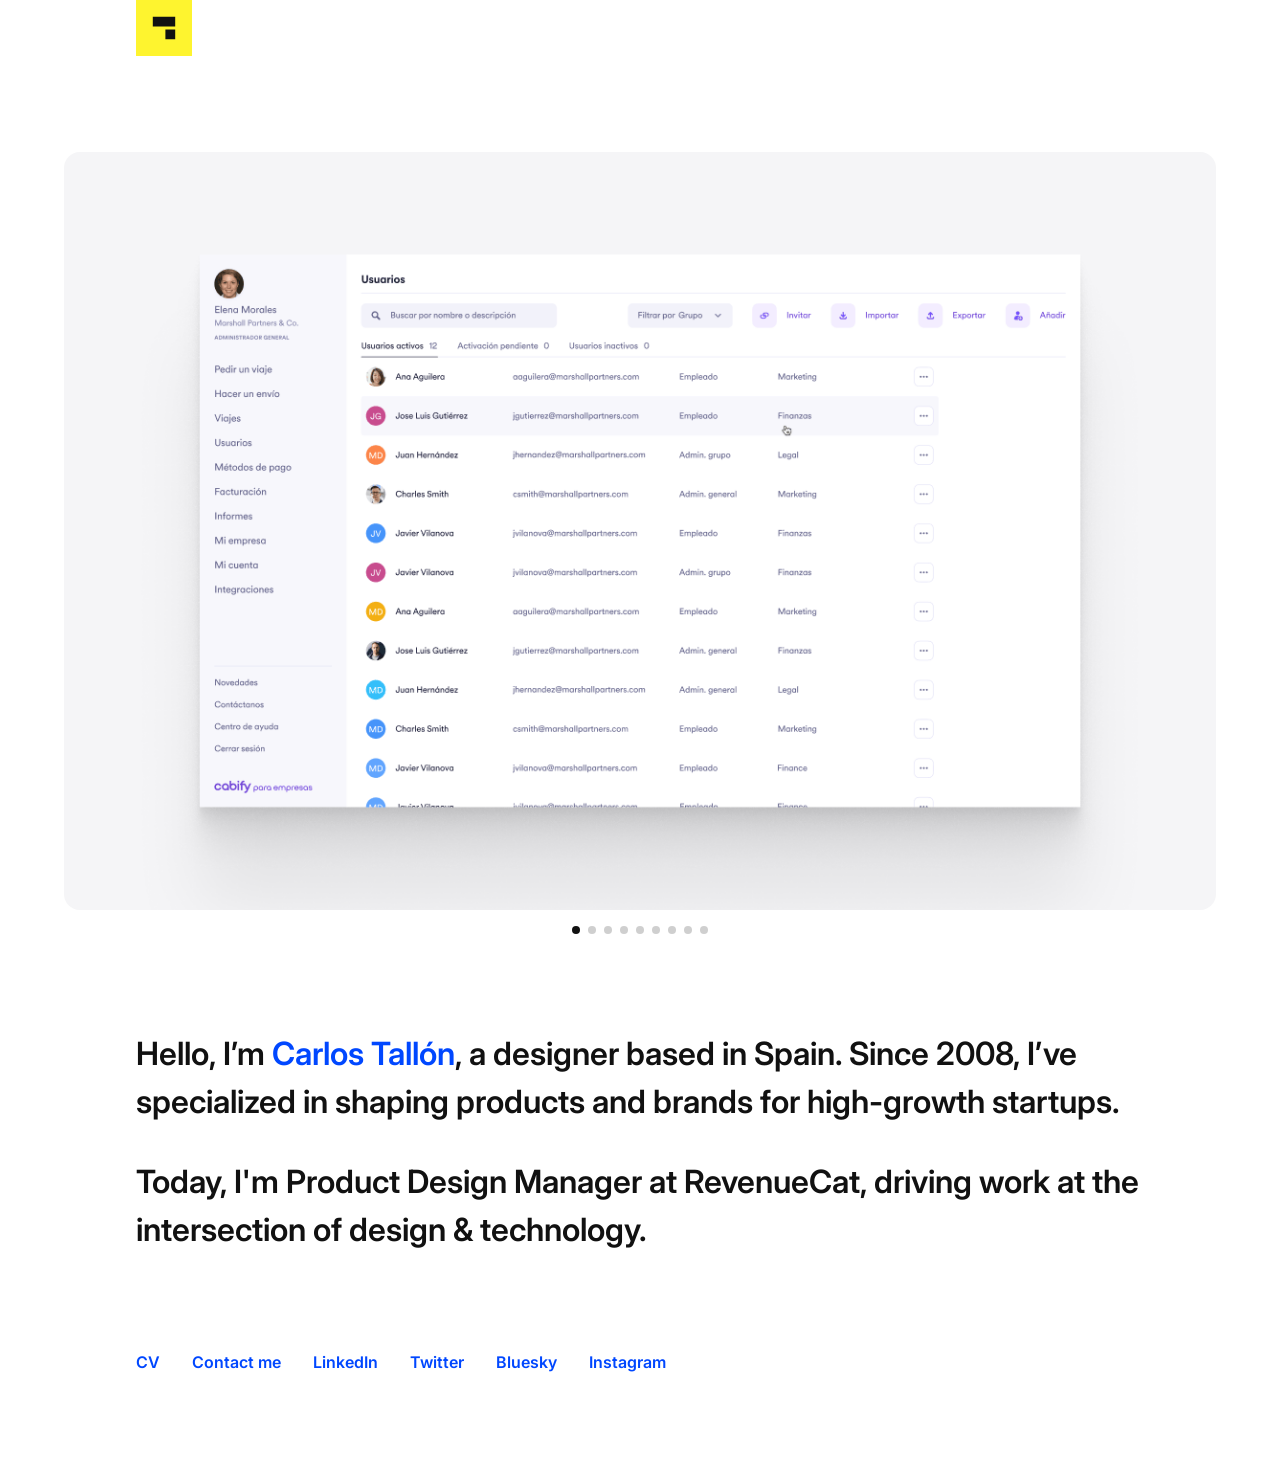
<file: index.html>
<!DOCTYPE html>
<html lang="en">
<head>
	<!-- Meta tags esenciales -->
	<meta charset="utf-8">
	<meta name="viewport" content="width=device-width, initial-scale=1.0">
	<meta name="robots" content="index, follow">
	<meta name="theme-color" content="#FEF42F">
	
	<!-- SEO Meta tags -->
	<title>Carlos Tallón - Product & Brand Designer</title>
	<meta name="description" content="Carlos Tallón is a designer based in Spain, specialized in the intersection of design, technology, and business.">
	<meta name="author" content="Carlos Tallón">
	<meta name="keywords" content="Product Designer, Brand Designer, UX Design, UI Design, Design Leadership, Cabify, Spain">
	
	<!-- Canonical URL -->
	<link rel="canonical" href="https://carlostallon.com/">
	
	<!-- Favicon -->
	<link rel="icon" type="image/svg+xml" href="data:image/svg+xml,<svg xmlns='http://www.w3.org/2000/svg' viewBox='0 0 72 72'><rect width='72' height='72' fill='%23FEF42F'/><path d='M50.3994 50.3999H37.7998V37.7993H50.3994V50.3999ZM50.3994 34.1997H21.5996V21.6001H50.3994V34.1997Z' fill='%23111'/></svg>">
	
	<!-- Open Graph / Facebook -->
	<meta property="og:type" content="website">
	<meta property="og:url" content="https://carlostallon.com/">
	<meta property="og:title" content="Carlos Tallón - Product & Brand Designer">
	<meta property="og:description" content="Designer working at the intersection of design, technology, and business.">
	<meta property="og:site_name" content="Carlos Tallón">
	<meta property="og:locale" content="en_US">
	<meta property="og:image" content="https://carlostallon.com/img/project1@2x.png">
	<meta property="og:image:width" content="2432">
	<meta property="og:image:height" content="1584">
	
	<!-- Twitter -->
	<meta name="twitter:card" content="summary_large_image">
	<meta name="twitter:image" content="https://carlostallon.com/img/project1@2x.png">
	<meta name="twitter:url" content="https://carlostallon.com/">
	<meta name="twitter:title" content="Carlos Tallón - Product & Brand Designer">
	<meta name="twitter:description" content="Designer working at the intersection of design, technology, and business.">
	<meta name="twitter:creator" content="@carlostallon">
	<meta name="twitter:site" content="@carlostallon">
	
	<!-- JSON-LD Structured Data -->
	<script type="application/ld+json">
	{
		"@context": "https://schema.org",
		"@type": "Person",
		"name": "Carlos Tallón",
		"jobTitle": "Product Design Manager",
		"worksFor": {
			"@type": "Organization",
			"name": "RevenueCat"
		},
		"url": "https://carlostallon.com",
		"email": "mail@carlostallon.com",
		"address": {
			"@type": "PostalAddress",
			"addressCountry": "Spain"
		},
		"sameAs": [
			"https://www.linkedin.com/in/carlostallon/",
			"https://twitter.com/carlostallon",
			"https://instagram.com/carlostallon",
			"https://bsky.app/profile/carlostallon.com"
		]
	}
	</script>
	
	<!-- Preconnect para optimización de carga -->
	<link rel="preconnect" href="https://fonts.googleapis.com">
	<link rel="preconnect" href="https://fonts.gstatic.com" crossorigin>
	<link rel="dns-prefetch" href="https://www.googletagmanager.com">
	
	<!-- Preload critical resources -->
	<link rel="preload" href="css/styles.css" as="style">
	<link rel="preload" href="https://fonts.googleapis.com/css2?family=Inter:wght@400;600&display=swap" as="style">
	
	<!-- Estilos -->
	<link href="css/styles.css" rel="stylesheet">
	<link href="https://fonts.googleapis.com/css2?family=Inter:wght@400;600&display=swap" rel="stylesheet">
	
	<!-- Google Analytics -->
	<script async src="https://www.googletagmanager.com/gtag/js?id=G-00ZDKVFSD1"></script>
	<script>
		window.dataLayer = window.dataLayer || [];
		function gtag(){dataLayer.push(arguments);}
		gtag('js', new Date());
		gtag('config', 'G-00ZDKVFSD1');
	</script>

	<!-- Carousel Script -->
	<script src="js/carousel.js" defer></script>
</head>

<body>
	<header class="header" role="banner">
		<div class="header-content">
			<svg class="logo" viewBox="0 0 72 72" fill="none" xmlns="http://www.w3.org/2000/svg" aria-label="Carlos Tallón Logo" role="img">
				<title>Carlos Tallón Logo</title>
				<rect width="72" height="72" fill="#FEF42F"/>
				<path d="M50.3994 50.3999H37.7998V37.7993H50.3994V50.3999ZM50.3994 34.1997H21.5996V21.6001H50.3994V34.1997Z" fill="#111"/>
			</svg>
			<!-- <nav class="header-nav" role="navigation" aria-label="Main navigation">
				<a href="/bio.html">CV</a>
			</nav> -->
		</div>
	</header>

	<main id="main" role="main">
		<section class="carousel" aria-label="Portfolio Projects" role="region">
			<h2 class="visually-hidden">Featured Projects</h2>
			<div class="carousel-container">
				<img src="img/project1.png"
					 class="slide active"
					 srcset="img/project1.png 1x, img/project1@2x.png 2x"
					 alt="Cabify Product Design - User interface design for ride-hailing app"
					 loading="eager">
				<img src="img/project2.png"
					 class="slide"
					 srcset="img/project2.png 1x, img/project2@2x.png 2x"
					 alt="Cabify Brand Design - Brand identity and visual system"
					 loading="lazy">
				<img src="img/project3.png"
					 class="slide"
					 srcset="img/project3.png 1x, img/project3@2x.png 2x"
					 alt="Cabify Design Summit Poster - Event promotional design"
					 loading="lazy">
				<img src="img/project4.png"
					 class="slide"
					 srcset="img/project4.png 1x, img/project4@2x.png 2x"
					 alt="Tuenti Product Design - Mobile app interface design"
					 loading="lazy">
				<img src="img/project5.png"
					 class="slide"
					 srcset="img/project5.png 1x, img/project5@2x.png 2x"
					 alt="CARTO Product Design - Data visualization platform interface"
					 loading="lazy">
				<img src="img/project6.png"
					 class="slide"
					 srcset="img/project6.png 1x, img/project6@2x.png 2x"
					 alt="Project 6"
					 loading="lazy">
				<img src="img/project7.png"
					 class="slide"
					 srcset="img/project7.png 1x, img/project7@2x.png 2x"
					 alt="Project 7"
					 loading="lazy">
				<img src="img/project8.png"
					 class="slide"
					 srcset="img/project8.png 1x, img/project8@2x.png 2x"
					 alt="Project 8"
					 loading="lazy">
				<img src="img/project9.png"
					 class="slide"
					 srcset="img/project9.png 1x, img/project9@2x.png 2x"
					 alt="Project 9"
					 loading="lazy">
			</div>
			<div class="carousel-indicators" role="tablist" aria-label="Project navigation">
				<button class="indicator active" role="tab" aria-label="View project 1" aria-selected="true"></button>
				<button class="indicator" role="tab" aria-label="View project 2" aria-selected="false"></button>
				<button class="indicator" role="tab" aria-label="View project 3" aria-selected="false"></button>
				<button class="indicator" role="tab" aria-label="View project 4" aria-selected="false"></button>
				<button class="indicator" role="tab" aria-label="View project 5" aria-selected="false"></button>
				<button class="indicator" role="tab" aria-label="View project 6" aria-selected="false"></button>
				<button class="indicator" role="tab" aria-label="View project 7" aria-selected="false"></button>
				<button class="indicator" role="tab" aria-label="View project 8" aria-selected="false"></button>
				<button class="indicator" role="tab" aria-label="View project 9" aria-selected="false"></button>
			</div>
		</section>

		<section class="content" role="region" aria-labelledby="intro-heading">
			<h1 id="intro-heading">Hello, I’m <span class="highlight">Carlos Tallón</span>, a designer based in Spain. Since 2008, I’ve specialized in shaping products and brands for high-growth startups.</h1>
			<p>Today, I'm Product Design Manager at RevenueCat, driving work at the intersection of design & technology.</p>
		</section>
	</main>

	<footer class="footer" role="contentinfo">
		<nav class="footer-nav" role="navigation" aria-label="Social Links and Contact">
			<a href="https://carlostallon.notion.site/Carlos-Tall-n-819424da76e440fe8145b98e1ea5784c" 
			   target="_blank" 
			   rel="noopener noreferrer"
			   aria-label="View Carlos Tallón's CV (opens in new tab)">CV</a>
			<a href="mailto:mail@carlostallon.com" 
			   aria-label="Send email to Carlos Tallón">Contact me</a>
			<a href="https://www.linkedin.com/in/carlostallon/" 
			   target="_blank" 
			   rel="noopener noreferrer"
			   aria-label="Follow Carlos Tallón on LinkedIn (opens in new tab)">LinkedIn</a>
			<a href="https://twitter.com/carlostallon" 
			   target="_blank" 
			   rel="noopener noreferrer"
			   aria-label="Follow Carlos Tallón on Twitter (opens in new tab)">Twitter</a>
			<a href="https://bsky.app/profile/carlostallon.com" 
			   target="_blank" 
			   rel="noopener noreferrer"
			   aria-label="Follow Carlos Tallón on Bluesky (opens in new tab)">Bluesky</a>
			<a href="https://instagram.com/carlostallon" 
			   target="_blank" 
			   rel="noopener noreferrer"
			   aria-label="Follow Carlos Tallón on Instagram (opens in new tab)">Instagram</a>
		</nav>
	</footer>
</body>
</html>
</file>
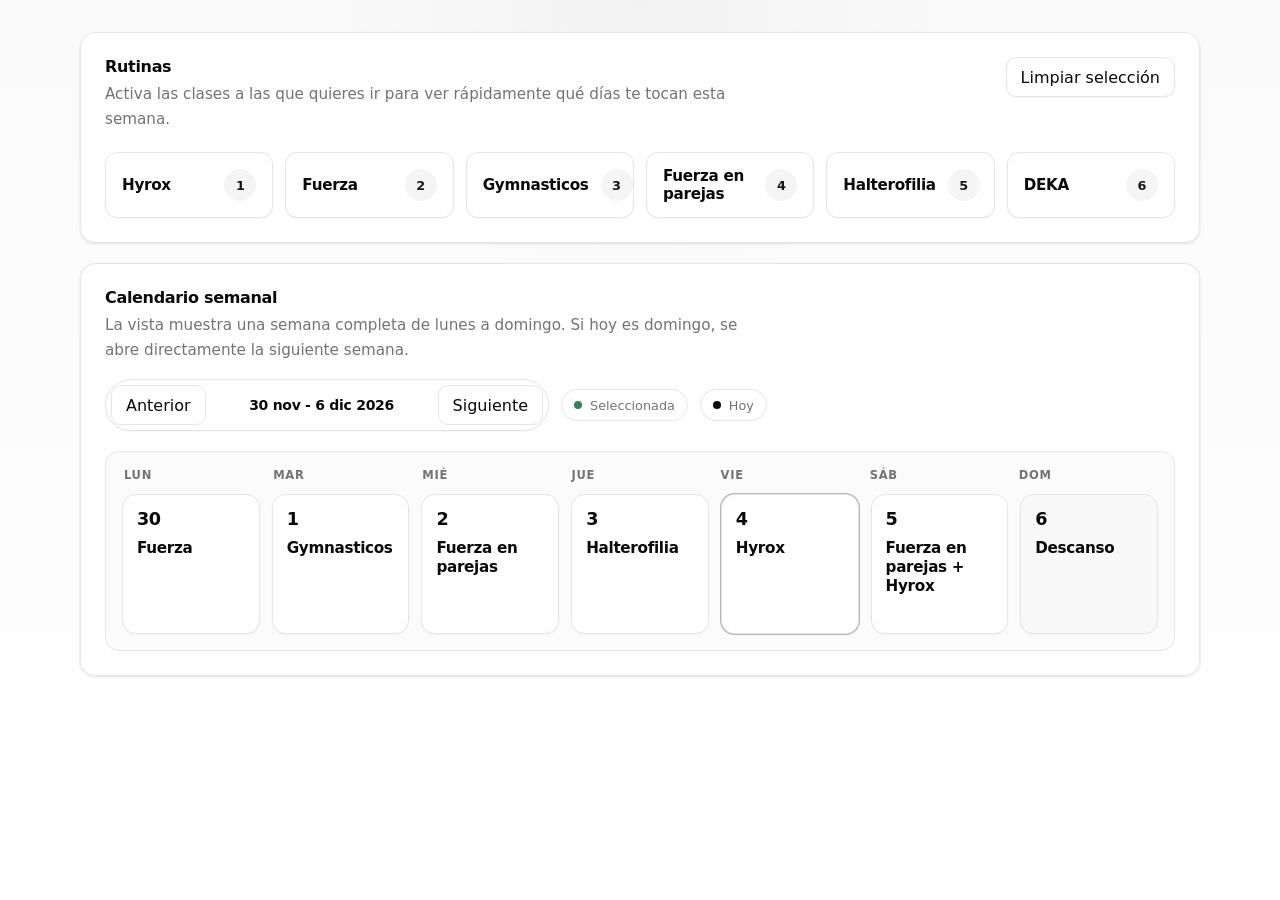
<file: box44/index.html>
<!DOCTYPE html>
<html lang="es">
  <head>
    <meta charset="UTF-8" />
    <meta name="viewport" content="width=device-width, initial-scale=1.0" />
    <meta name="robots" content="noindex, nofollow" />
    <title>Box44 Training Calendar</title>
    <meta
      name="description"
      content="Calendario semanal de rutinas Box44 con rotación y selección de entrenos."
    />
    <link rel="canonical" href="https://carlostallon.com/box44/" />
    <link rel="stylesheet" href="./styles.css?v=1" />
  </head>
  <body>
    <main class="app-shell">
      <section class="controls surface-card" aria-labelledby="filters-title">
        <div class="controls-header">
          <div>
            <h2 id="filters-title">Rutinas</h2>
            <p class="section-copy">
              Activa las clases a las que quieres ir para ver rápidamente qué
              días te tocan esta semana.
            </p>
          </div>
          <button id="clear-selection" class="ghost-button" type="button">
            Limpiar selección
          </button>
        </div>

        <div id="routine-filters" class="filter-grid" aria-live="polite"></div>
      </section>

      <section class="calendar-panel surface-card" aria-labelledby="calendar-title">
        <div class="calendar-header">
          <div>
            <h2 id="calendar-title">Calendario semanal</h2>
            <p class="section-copy">
              La vista muestra una semana completa de lunes a domingo. Si hoy es
              domingo, se abre directamente la siguiente semana.
            </p>
          </div>

          <div class="calendar-toolbar">
            <div class="month-selector" aria-label="Selector de semana">
              <button id="previous-week" class="ghost-button month-nav-button" type="button">
                Anterior
              </button>
              <div id="visible-week-label" class="month-label" aria-live="polite">
                Semana actual
              </div>
              <button id="next-week" class="ghost-button month-nav-button" type="button">
                Siguiente
              </button>
            </div>

            <div class="legend">
              <span class="legend-item">
                <span class="legend-swatch legend-swatch-selected"></span>
                Seleccionada
              </span>
              <span class="legend-item">
                <span class="legend-swatch legend-swatch-today"></span>
                Hoy
              </span>
            </div>
          </div>
        </div>

        <div class="month-frame">
          <div class="weekday-row" aria-hidden="true">
            <span>Lun</span>
            <span>Mar</span>
            <span>Mié</span>
            <span>Jue</span>
            <span>Vie</span>
            <span>Sáb</span>
            <span>Dom</span>
          </div>

          <div id="calendar-grid" class="calendar-grid"></div>
        </div>
      </section>
    </main>

    <script src="./script.js?v=2"></script>
  </body>
</html>
</file>
<file: css/styles.css>
/* ============================================
   VARIABLES CSS Y TEMA
   ============================================ */
:root {
  /* Tipografía */
  --font-family: 'Inter', sans-serif;
  --font-size-base: 1.5rem;
  --font-size-small: 1rem;
  --font-weight-normal: 400;
  --font-weight-semibold: 600;
  
  /* Espaciado */
  --spacing-sm: 3rem;
  --spacing-lg: 6rem;
  --spacing-padding: 2rem;
  
  /* Tamaños */
  --max-width-content: 1008px;
  --max-width-container: 1216px;
  --logo-size-sm: 40px;
  --logo-size-lg: 56px;
  
  /* Colores */
  --color-bg: #ffffff;
  --color-text: #111111;
  --color-sup: #999;
  --color-accent: #0047FF;
  
  /* Efectos */
  --border-radius: 1rem;
  --transition-opacity: 0.2s ease;
}

@media (prefers-color-scheme: dark) {
  :root {
    --color-bg: #111111;
    --color-text: #f5f5f5;
    --color-accent: #3b82f6;
    --color-sup: #666;
  }
}

/* ============================================
   RESET Y BASE
   ============================================ */
* {
  margin: 0;
  padding: 0;
  box-sizing: border-box;
}

/* Utilidades de accesibilidad */
.visually-hidden {
  position: absolute !important;
  width: 1px !important;
  height: 1px !important;
  padding: 0 !important;
  margin: -1px !important;
  overflow: hidden !important;
  clip: rect(0, 0, 0, 0) !important;
  white-space: nowrap !important;
  border: 0 !important;
}

body {
  font-family: var(--font-family);
  font-weight: var(--font-weight-normal);
  background-color: var(--color-bg);
  color: var(--color-text);
  line-height: 1.5;
  padding: 0 var(--spacing-padding) var(--spacing-lg) var(--spacing-padding);
  margin: auto;
  max-width: var(--max-width-container);
}

/* ============================================
   LAYOUT PRINCIPAL
   ============================================ */
.header {
  margin: 0 auto var(--spacing-sm);
  max-width: var(--max-width-content);
}

.header-content {
  display: flex;
  justify-content: space-between;
  align-items: center;
}

.header-nav a {
  font-size: var(--font-size-small);
  font-weight: var(--font-weight-semibold);
  text-decoration: none;
  color: var(--color-accent);
  transition: opacity var(--transition-opacity);
}

.header-nav a:hover {
  opacity: 0.7;
}

.content {
  max-width: var(--max-width-content);
  margin: 0 auto var(--spacing-sm);
}

.footer {
  max-width: var(--max-width-content);
  margin: 0 auto;
}

/* ============================================
   COMPONENTES
   ============================================ */

/* Logo */
.logo {
  width: var(--logo-size-sm);
  height: auto;
  display: block;
}

/* Carousel */
.carousel {
  position: relative;
  max-width: 100%;
  margin-bottom: var(--spacing-sm);
}

.carousel-container {
  position: relative;
  width: 100%;
  overflow: hidden;
  aspect-ratio: 1216/800;
  border-radius: var(--border-radius);
  cursor: pointer;
  user-select: none;
  -webkit-user-select: none;
}

.slide {
  position: absolute;
  top: 0;
  left: 0;
  width: 100%;
  height: 100%;
  object-fit: cover;
  opacity: 0;
  transition: opacity 0.5s ease-in-out;
  pointer-events: none;
}

.slide.active {
  opacity: 1;
  pointer-events: auto;
}

/* Indicadores del carrusel */
.carousel-indicators {
  display: flex;
  justify-content: center;
  gap: 0.5rem;
  margin-top: 1rem;
}

.indicator {
  width: 10px;
  height: 10px;
  border-radius: 50%;
  border: none;
  background-color: var(--color-text);
  opacity: 0.2;
  cursor: pointer;
  padding: 0;
  transition: opacity var(--transition-opacity);
}

.indicator:hover {
  opacity: 0.5;
}

.indicator.active {
  opacity: 1;
}

/* Contenido */
.content h1 {
  font-size: var(--font-size-base);
  font-weight: var(--font-weight-semibold);
  margin-bottom: var(--spacing-padding);
}

.highlight {
  color: var(--color-accent);
}

.content p {
  font-size: var(--font-size-base);
  font-weight: var(--font-weight-semibold);
}

sup {
  font-size: 0.7em;
  vertical-align: super;
  color: var(--color-sup);
}

/* Footer */
.footer-nav {
  display: flex;
  flex-wrap: wrap;
  justify-content: flex-start;
  gap: var(--spacing-padding);
}

.footer-nav a {
  font-size: var(--font-size-small);
  font-weight: var(--font-weight-semibold);
  text-decoration: none;
  color: var(--color-accent);
  transition: opacity var(--transition-opacity);
}

.footer-nav a:hover {
  opacity: 0.7;
}

.footer-nav a:focus-visible,
.header-nav a:focus-visible,
.indicator:focus-visible {
  outline: 2px solid var(--color-accent);
  outline-offset: 2px;
}

/* ============================================
   ACCESIBILIDAD - REDUCED MOTION
   ============================================ */
@media (prefers-reduced-motion: reduce) {
  /* Desactiva transiciones del carrusel */
  .slide {
    transition: none !important;
  }

  /* Desactiva transiciones globales */
  *,
  *::before,
  *::after {
    animation-duration: 0.01ms !important;
    animation-iteration-count: 1 !important;
    transition-duration: 0.01ms !important;
  }
}

/* ============================================
   RESPONSIVE
   ============================================ */
@media (min-width: 768px) {
  .header,
  .carousel,
  .content {
    margin-bottom: var(--spacing-lg);
  }

  .logo {
    width: var(--logo-size-lg);
  }

  .content h1 {
    font-size: 2rem;
    margin-bottom: var(--spacing-padding);
  }

  .content p {
    font-size: 2rem;
  }

  .indicator {
    width: 8px;
    height: 8px;
  }
}
</file>
<file: box44/styles.css>
:root {
  color-scheme: light;
  --background: oklch(1 0 0);
  --foreground: oklch(0.145 0 0);
  --card: oklch(1 0 0);
  --card-foreground: oklch(0.145 0 0);
  --popover: oklch(1 0 0);
  --popover-foreground: oklch(0.145 0 0);
  --primary: oklch(0.205 0 0);
  --primary-foreground: oklch(0.985 0 0);
  --secondary: oklch(0.97 0 0);
  --secondary-foreground: oklch(0.205 0 0);
  --muted: oklch(0.97 0 0);
  --muted-foreground: oklch(0.556 0 0);
  --accent: oklch(0.97 0 0);
  --accent-foreground: oklch(0.205 0 0);
  --destructive: oklch(0.577 0.245 27.325);
  --destructive-foreground: oklch(0.985 0 0);
  --border: oklch(0.922 0 0);
  --input: oklch(0.922 0 0);
  --ring: oklch(0.708 0 0);
  --chart-green: oklch(0.55 0.11 154);
  --chart-green-soft: oklch(0.97 0.025 154);
  --radius: 0.75rem;
  --shadow-xs: 0 1px 2px rgb(0 0 0 / 0.04);
  --shadow-sm: 0 1px 3px rgb(0 0 0 / 0.08), 0 1px 2px rgb(0 0 0 / 0.04);
  --shadow-md: 0 10px 20px -12px rgb(0 0 0 / 0.16);
}

* {
  box-sizing: border-box;
}

html {
  -webkit-font-smoothing: antialiased;
  -moz-osx-font-smoothing: grayscale;
}

body {
  margin: 0;
  min-height: 100vh;
  font-family: Inter, ui-sans-serif, system-ui, -apple-system, BlinkMacSystemFont,
    "Segoe UI", sans-serif;
  color: var(--foreground);
  background:
    radial-gradient(circle at top, rgb(0 0 0 / 0.03), transparent 28%),
    linear-gradient(180deg, rgb(250 250 250) 0%, rgb(255 255 255) 100%);
}

button,
input,
textarea,
select {
  font: inherit;
}

button {
  appearance: none;
}

.app-shell {
  width: min(1120px, calc(100% - 32px));
  margin: 0 auto;
  padding: 32px 0 56px;
}

.page-header {
  display: grid;
  gap: 10px;
  margin-bottom: 24px;
}

.back-link {
  width: fit-content;
  text-decoration: none;
  color: var(--muted-foreground);
  font-size: 0.875rem;
  font-weight: 500;
}

.back-link:hover {
  color: var(--foreground);
}

.kicker {
  margin: 0 0 6px;
  font-size: 0.75rem;
  font-weight: 600;
  letter-spacing: 0.08em;
  text-transform: uppercase;
  color: var(--muted-foreground);
}

.page-header h1 {
  margin: 0;
  font-size: clamp(2rem, 4vw, 3rem);
  line-height: 1;
  letter-spacing: -0.05em;
}

.intro-copy,
.section-copy {
  margin: 0;
  max-width: 68ch;
  color: var(--muted-foreground);
  font-size: 0.95rem;
  line-height: 1.65;
}

.section-copy {
  margin-top: 6px;
}

.surface-card {
  background: color-mix(in srgb, var(--card) 98%, transparent);
  color: var(--card-foreground);
  border: 1px solid var(--border);
  border-radius: calc(var(--radius) + 0.2rem);
  box-shadow: var(--shadow-sm);
}

.controls,
.calendar-panel {
  padding: 24px;
}

.calendar-panel {
  margin-top: 20px;
}

.controls-header,
.calendar-header {
  display: flex;
  align-items: flex-start;
  justify-content: space-between;
  gap: 16px;
  flex-wrap: wrap;
}

#filters-title,
#calendar-title {
  margin: 0;
  font-size: 1rem;
  font-weight: 600;
  letter-spacing: -0.02em;
}

.legend,
.calendar-toolbar {
  display: flex;
  align-items: center;
  gap: 12px;
  flex-wrap: wrap;
}

.legend-item {
  display: inline-flex;
  align-items: center;
  gap: 8px;
  min-height: 32px;
  padding: 0 12px;
  border: 1px solid var(--border);
  border-radius: 999px;
  background: var(--background);
  color: var(--muted-foreground);
  font-size: 0.8rem;
  font-weight: 500;
}

.legend-swatch {
  width: 8px;
  height: 8px;
  border-radius: 999px;
  background: var(--muted-foreground);
}

.legend-swatch-selected {
  background: var(--chart-green);
}

.legend-swatch-today {
  background: var(--foreground);
}

.ghost-button,
.filter-card,
.month-selector {
  background: var(--background);
  border: 1px solid var(--input);
}

.ghost-button,
.filter-card {
  color: var(--foreground);
  box-shadow: var(--shadow-xs);
}

.ghost-button {
  min-height: 40px;
  border-radius: calc(var(--radius) - 0.125rem);
  padding: 0 14px;
  cursor: pointer;
  transition: background-color 160ms ease, border-color 160ms ease, box-shadow 160ms ease;
}

.ghost-button:hover,
.filter-card:hover {
  background: var(--accent);
}

.ghost-button:focus-visible,
.filter-card:focus-visible,
.month-nav-button:focus-visible {
  outline: 2px solid transparent;
  box-shadow: 0 0 0 3px color-mix(in srgb, var(--ring) 30%, white);
}

.filter-grid {
  display: grid;
  grid-template-columns: repeat(auto-fit, minmax(160px, 1fr));
  gap: 12px;
  margin-top: 20px;
}

.filter-card {
  width: 100%;
  min-height: 64px;
  border-radius: var(--radius);
  padding: 14px 16px;
  text-align: left;
  cursor: pointer;
  transition: background-color 160ms ease, border-color 160ms ease, box-shadow 160ms ease;
}

.filter-card.is-active {
  border-color: color-mix(in srgb, var(--chart-green) 34%, white);
  background: color-mix(in srgb, var(--chart-green-soft) 84%, white);
  box-shadow: inset 0 0 0 1px color-mix(in srgb, var(--chart-green) 10%, white);
}

.filter-top {
  display: flex;
  align-items: center;
  justify-content: space-between;
  gap: 12px;
}

.filter-top strong {
  display: block;
  font-size: 0.95rem;
  font-weight: 600;
  letter-spacing: -0.02em;
}

.filter-chip {
  display: inline-flex;
  align-items: center;
  justify-content: center;
  width: 32px;
  height: 32px;
  flex-shrink: 0;
  border-radius: 999px;
  background: var(--secondary);
  color: var(--secondary-foreground);
  font-size: 0.8rem;
  font-weight: 600;
}

.filter-card.is-active .filter-chip {
  background: var(--chart-green);
  color: white;
}

.month-selector {
  display: inline-flex;
  align-items: center;
  gap: 6px;
  padding: 5px;
  border-radius: 999px;
  box-shadow: var(--shadow-xs);
}

.month-nav-button {
  min-width: 92px;
  box-shadow: none;
}

.month-label {
  min-width: 220px;
  padding: 0 8px;
  text-align: center;
  font-size: 0.875rem;
  font-weight: 600;
  letter-spacing: -0.02em;
}

.month-frame {
  margin-top: 20px;
  border: 1px solid var(--border);
  border-radius: calc(var(--radius) + 0.1rem);
  background: color-mix(in srgb, var(--muted) 42%, white);
  padding: 16px;
}

.weekday-row,
.calendar-grid {
  display: grid;
  grid-template-columns: repeat(7, minmax(0, 1fr));
}

.weekday-row {
  gap: 12px;
  padding: 0 2px;
  color: var(--muted-foreground);
  font-size: 0.72rem;
  font-weight: 600;
  letter-spacing: 0.06em;
  text-transform: uppercase;
}

.calendar-grid {
  gap: 12px;
  margin-top: 12px;
}

.day-card {
  min-height: 140px;
  padding: 14px;
  border: 1px solid var(--border);
  border-radius: calc(var(--radius) + 0.1rem);
  background: var(--card);
  box-shadow: var(--shadow-xs);
  display: grid;
  align-content: start;
  gap: 10px;
  transition: border-color 160ms ease, background-color 160ms ease, box-shadow 160ms ease;
}

.day-card.is-weekend {
  background: color-mix(in srgb, var(--muted) 62%, white);
}

.day-card.is-selected {
  border-color: color-mix(in srgb, var(--chart-green) 36%, white);
  background: color-mix(in srgb, var(--chart-green-soft) 88%, white);
  box-shadow: var(--shadow-md);
}

.day-card.is-today {
  box-shadow: 0 0 0 1px color-mix(in srgb, var(--foreground) 30%, white), var(--shadow-xs);
}

.day-top {
  display: flex;
  align-items: center;
  justify-content: space-between;
}

.day-number {
  font-size: 1.1rem;
  font-weight: 700;
  letter-spacing: -0.03em;
}

.routine-name {
  margin: 0;
  font-size: 0.95rem;
  font-weight: 600;
  line-height: 1.25;
  letter-spacing: -0.02em;
}

.routine-name-short {
  display: none;
}

@media (max-width: 860px) {
  .controls-header,
  .calendar-header {
    align-items: stretch;
  }

  .calendar-toolbar {
    justify-content: flex-start;
  }

  .month-selector {
    width: 100%;
    justify-content: space-between;
  }
}

@media (max-width: 560px) {
  .app-shell {
    width: min(100% - 20px, 1120px);
    padding: 20px 0 32px;
  }

  .controls,
  .calendar-panel {
    padding: 18px;
  }

  .legend {
    gap: 8px;
  }

  .legend-item {
    min-height: 28px;
    padding: 0 10px;
    font-size: 0.72rem;
  }

  .month-label {
    min-width: 0;
    flex: 1;
    font-size: 0.8rem;
  }

  .month-nav-button {
    min-width: 0;
    padding: 0 10px;
  }

  .month-frame {
    padding: 10px;
  }

  .weekday-row {
    gap: 4px;
    padding: 0;
    font-size: 0.6rem;
    letter-spacing: 0.02em;
  }

  .calendar-grid {
    gap: 4px;
  }

  .day-card {
    min-height: 84px;
    padding: 6px;
    gap: 4px;
    border-radius: calc(var(--radius) - 0.1rem);
  }

  .day-number {
    font-size: 0.78rem;
  }

  .routine-name {
    font-size: 0.58rem;
    line-height: 1.15;
    letter-spacing: -0.01em;
  }

  .routine-name-full {
    display: none;
  }

  .routine-name-short {
    display: inline;
  }
}
</file>
